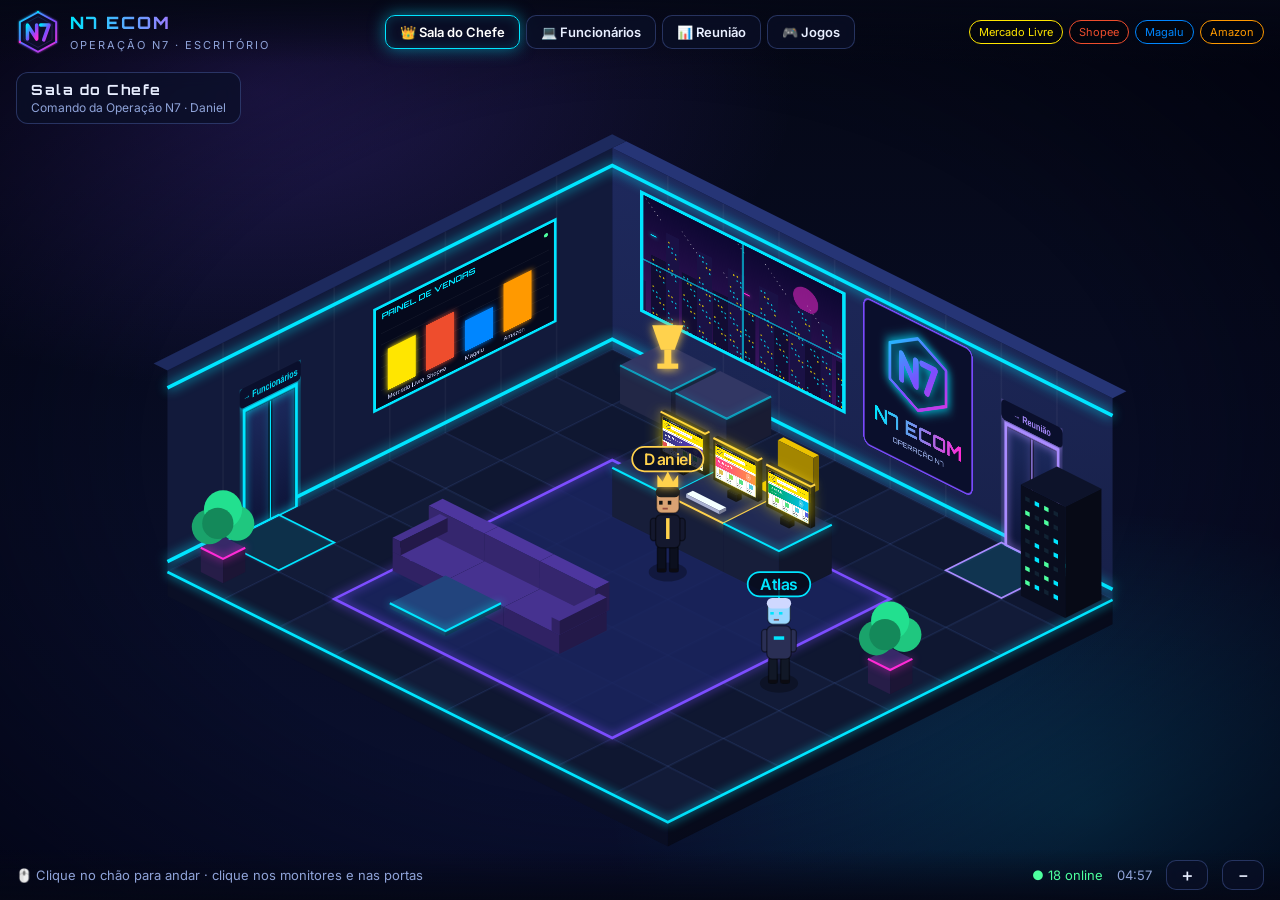
<file: operacao-n7/index.html>
<!doctype html>
<html lang="pt-BR">
<head>
<meta charset="utf-8">
<meta name="viewport" content="width=device-width, initial-scale=1">
<title>Operação N7 · Escritório N7 Ecom</title>
<link rel="icon" type="image/svg+xml" href="logo-mark.svg">
<link rel="preconnect" href="https://fonts.googleapis.com">
<link href="https://fonts.googleapis.com/css2?family=Orbitron:wght@600;800&family=Inter:wght@400;600&display=swap" rel="stylesheet">
<link rel="stylesheet" href="styles.css">
</head>
<body>
<canvas id="scene"></canvas>
<div class="vignette"></div>

<header class="hud top">
  <div class="brand">
    <img src="logo-mark.svg" alt="N7" width="44" height="44">
    <div>
      <b>N7 ECOM</b>
      <span>Operação N7 · Escritório</span>
    </div>
  </div>
  <nav id="tabs" aria-label="Salas">
    <button data-room="chefe" class="on">👑 Sala do Chefe</button>
    <button data-room="func">💻 Funcionários</button>
    <button data-room="reuniao">📊 Reunião</button>
    <button data-room="jogos">🎮 Jogos</button>
  </nav>
  <div class="chips">
    <i style="--c:#ffe600">Mercado Livre</i>
    <i style="--c:#ee4d2d">Shopee</i>
    <i style="--c:#0086ff">Magalu</i>
    <i style="--c:#ff9900">Amazon</i>
  </div>
</header>

<div id="roomTitle" class="hud"><b id="rtName">Sala do Chefe</b><span id="rtSub"></span></div>

<footer class="hud bottom">
  <span class="hint">🖱️ Clique no chão para andar · clique nos monitores e nas portas</span>
  <span class="grow"></span>
  <span id="online">● 0 online</span>
  <span id="clock">--:--</span>
  <button id="zin" title="Aproximar">＋</button>
  <button id="zout" title="Afastar">－</button>
</footer>

<div id="modal" hidden>
  <div class="win">
    <div class="winbar">
      <span class="url">🖥️ Monitor · Operação N7</span>
      <button id="mclose" aria-label="Fechar">✕</button>
    </div>
    <canvas id="mlbig" width="960" height="600"></canvas>
    <div class="winfoot">
      <p>O Mercado Livre não permite ser exibido dentro de outra página, então o monitor mostra uma réplica estilizada. O botão abre o site de verdade.</p>
      <a href="https://www.mercadolivre.com.br" target="_blank" rel="noopener noreferrer">Abrir mercadolivre.com.br ↗</a>
    </div>
  </div>
</div>

<script src="office.js"></script>
</body>
</html>
</file>
<file: operacao-n7/styles.css>
:root{
  --bg:#050816; --glass:rgba(10,16,40,.72); --line:rgba(120,150,255,.28);
  --cy:#00e5ff; --vi:#7c4dff; --ma:#ff2bd6; --tx:#e8eeff; --mut:#8fa3d9;
}
*{box-sizing:border-box}
html,body{margin:0;height:100%;overflow:hidden;background:var(--bg);color:var(--tx);
  font-family:Inter,'Segoe UI',system-ui,sans-serif}
body{background:
  radial-gradient(900px 500px at 20% 10%,rgba(124,77,255,.22),transparent 60%),
  radial-gradient(800px 500px at 85% 90%,rgba(0,229,255,.16),transparent 60%),
  linear-gradient(#050816,#0a1030)}
#scene{position:fixed;inset:0;width:100%;height:100%;display:block}
.vignette{position:fixed;inset:0;pointer-events:none;
  background:radial-gradient(ellipse at center,transparent 55%,rgba(0,0,10,.65) 100%)}

.hud{position:fixed;left:0;right:0;z-index:5;display:flex;align-items:center;gap:14px;padding:10px 16px}
.top{top:0;background:linear-gradient(rgba(5,8,22,.92),rgba(5,8,22,0))}
.bottom{bottom:0;background:linear-gradient(rgba(5,8,22,0),rgba(5,8,22,.92));font-size:13px;color:var(--mut)}
.brand{display:flex;align-items:center;gap:10px}
.brand b{font-family:Orbitron,sans-serif;font-weight:800;letter-spacing:2px;font-size:17px;
  background:linear-gradient(90deg,var(--cy),#9b7bff,var(--ma));-webkit-background-clip:text;background-clip:text;color:transparent;display:block}
.brand span{font-size:11px;letter-spacing:2px;color:var(--mut);text-transform:uppercase}

#tabs{display:flex;gap:6px;margin:0 auto;flex-wrap:wrap}
#tabs button,.bottom button{font:600 13px Inter,sans-serif;color:var(--tx);cursor:pointer;
  background:var(--glass);border:1px solid var(--line);border-radius:10px;padding:8px 14px;
  backdrop-filter:blur(8px);transition:.18s}
#tabs button:hover,.bottom button:hover{border-color:var(--cy);box-shadow:0 0 14px rgba(0,229,255,.35)}
#tabs button.on{border-color:var(--cy);box-shadow:0 0 16px rgba(0,229,255,.5),inset 0 0 12px rgba(0,229,255,.18);color:#fff}
.chips{display:flex;gap:6px}
.chips i{font-style:normal;font-size:11px;padding:4px 9px;border-radius:99px;border:1px solid var(--c);color:var(--c);
  background:rgba(0,0,0,.35);white-space:nowrap}

#roomTitle{top:64px;right:auto;left:16px;flex-direction:column;align-items:flex-start;gap:2px;padding:8px 14px;
  margin:8px 16px;left:0;width:auto;background:var(--glass);border:1px solid var(--line);border-radius:12px;backdrop-filter:blur(8px)}
#roomTitle b{font-family:Orbitron,sans-serif;font-size:14px;letter-spacing:1.5px}
#roomTitle span{font-size:12px;color:var(--mut)}
.grow{flex:1}
#online{color:#4dff9e}
.bottom button{padding:6px 12px;font-size:16px;line-height:1}

#modal{position:fixed;inset:0;z-index:20;background:rgba(2,4,14,.78);backdrop-filter:blur(6px);
  display:flex;align-items:center;justify-content:center;padding:16px}
#modal[hidden]{display:none}
.win{width:min(960px,100%);background:#14172b;border:1px solid var(--line);border-radius:14px;overflow:hidden;
  box-shadow:0 0 60px rgba(0,229,255,.25)}
.winbar{display:flex;align-items:center;gap:12px;padding:10px 12px;background:#1f2227}
.dots{display:flex;gap:6px}.dots i{width:11px;height:11px;border-radius:50%;background:#ff5f57}
.dots i:nth-child(2){background:#febc2e}.dots i:nth-child(3){background:#28c840}
.url{flex:1;font:600 12px Orbitron,sans-serif;letter-spacing:1px;color:var(--cy)}
#mclose{background:none;border:0;color:#d6dae0;font-size:18px;cursor:pointer}
#mlbig{display:block;width:100%;height:auto}
.winfoot{display:flex;gap:16px;align-items:center;justify-content:space-between;padding:12px 16px;flex-wrap:wrap}
.winfoot p{margin:0;font-size:12.5px;color:var(--mut);max-width:560px}
.winfoot a{background:#ffe600;color:#2d3277;font-weight:700;text-decoration:none;padding:10px 18px;border-radius:10px;white-space:nowrap}

@media(max-width:820px){
  .chips{display:none}
  #tabs{margin:0}
  #tabs button{padding:6px 9px;font-size:12px}
  .hint{display:none}
  #roomTitle{top:96px}
}
</file>
